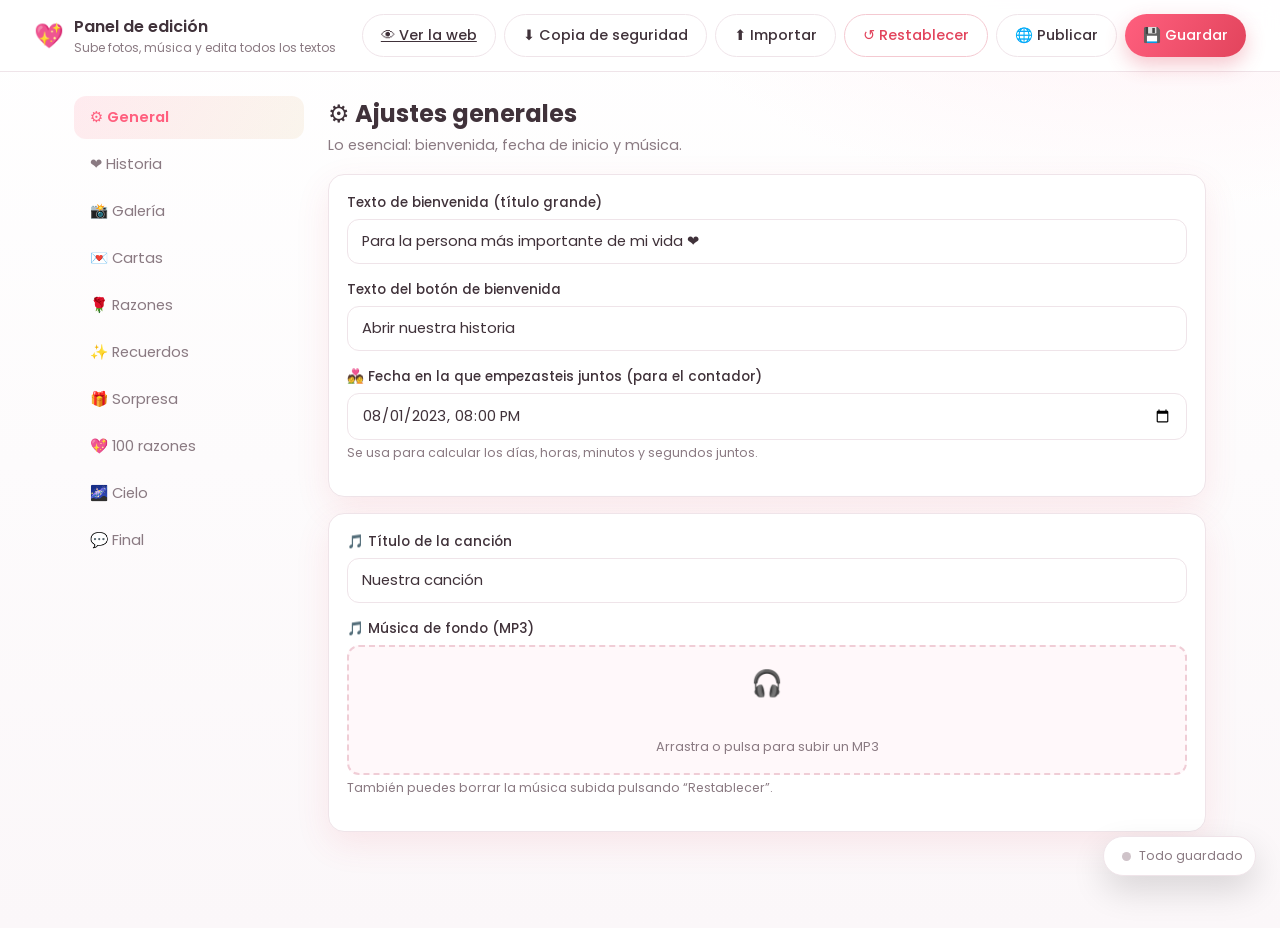
<file: admin.html>
<!DOCTYPE html>
<html lang="es">
<head>
  <meta charset="UTF-8" />
  <meta name="viewport" content="width=device-width, initial-scale=1.0" />
  <title>Panel de edición · Nuestra Historia</title>
  <link rel="preconnect" href="https://fonts.googleapis.com" />
  <link href="https://fonts.googleapis.com/css2?family=Poppins:wght@300;400;500;600&display=swap" rel="stylesheet" />
  <link rel="stylesheet" href="css/admin.css" />
  <link rel="icon" href="data:image/svg+xml,<svg xmlns='http://www.w3.org/2000/svg' viewBox='0 0 100 100'><text y='.9em' font-size='90'>⚙️</text></svg>" />
</head>
<body>

  <!-- Encabezado -->
  <header class="admin-top">
    <div class="admin-brand">
      <span class="logo">💖</span>
      <div>Panel de edición
        <small>Sube fotos, música y edita todos los textos</small>
      </div>
    </div>
    <div class="admin-actions">
      <a class="btn btn-ghost" href="index.html" target="_blank">👁 Ver la web</a>
      <button class="btn btn-ghost" id="export-btn">⬇ Copia de seguridad</button>
      <label class="btn btn-ghost" style="position:relative; overflow:hidden;">
        ⬆ Importar
        <input type="file" id="import-input" accept="application/json" style="position:absolute; inset:0; opacity:0; cursor:pointer;" />
      </label>
      <button class="btn btn-danger" id="reset-btn">↺ Restablecer</button>
      <button class="btn btn-ghost" id="publish-btn" title="Genera content.json para subir a internet">🌐 Publicar</button>
      <button class="btn btn-main" id="save-btn">💾 Guardar</button>
    </div>
  </header>

  <div class="admin-wrap">

    <!-- Pestañas -->
    <nav class="tabs" id="tabs">
      <button class="tab active" data-tab="general">⚙️ General</button>
      <button class="tab" data-tab="timeline">❤️ Historia</button>
      <button class="tab" data-tab="gallery">📸 Galería</button>
      <button class="tab" data-tab="letters">💌 Cartas</button>
      <button class="tab" data-tab="reasons">🌹 Razones</button>
      <button class="tab" data-tab="scrapbook">✨ Recuerdos</button>
      <button class="tab" data-tab="surprise">🎁 Sorpresa</button>
      <button class="tab" data-tab="hundred">💖 100 razones</button>
      <button class="tab" data-tab="stars">🌌 Cielo</button>
      <button class="tab" data-tab="final">💬 Final</button>
    </nav>

    <!-- Contenido -->
    <main>

      <!-- GENERAL -->
      <section class="panel active" data-panel="general">
        <div class="panel-head"><h2>⚙️ Ajustes generales</h2><p>Lo esencial: bienvenida, fecha de inicio y música.</p></div>
        <div class="card">
          <div class="field">
            <label>Texto de bienvenida (título grande)</label>
            <input type="text" id="s-welcomeText" />
          </div>
          <div class="field">
            <label>Texto del botón de bienvenida</label>
            <input type="text" id="s-welcomeButton" />
          </div>
          <div class="field">
            <label>💑 Fecha en la que empezasteis juntos (para el contador)</label>
            <input type="datetime-local" id="s-startDate" />
            <div class="hint">Se usa para calcular los días, horas, minutos y segundos juntos.</div>
          </div>
        </div>
        <div class="card">
          <div class="field"><label>🎵 Título de la canción</label><input type="text" id="s-musicTitle" /></div>
          <div class="field">
            <label>🎵 Música de fondo (MP3)</label>
            <div class="uploader" id="music-uploader">
              <input type="file" id="music-file" accept="audio/*" />
              <div class="up-icon">🎧</div>
              <div class="up-text" id="music-name">Arrastra o pulsa para subir un MP3</div>
            </div>
            <div class="hint">También puedes borrar la música subida pulsando “Restablecer”.</div>
          </div>
        </div>
      </section>

      <!-- TIMELINE -->
      <section class="panel" data-panel="timeline">
        <div class="panel-head"><h2>❤️ Nuestra Historia</h2><p>Momentos de vuestra línea del tiempo. Cada uno con fecha, título, descripción y foto.</p></div>
        <div id="timeline-list"></div>
        <div class="add-row"><button class="btn btn-ghost" id="add-timeline">＋ Añadir momento</button></div>
      </section>

      <!-- GALLERY -->
      <section class="panel" data-panel="gallery">
        <div class="panel-head"><h2>📸 Galería</h2><p>Sube todas las fotos que quieras. Puedes añadir un texto a cada una.</p></div>
        <div class="gal-grid" id="gallery-grid"></div>
      </section>

      <!-- LETTERS -->
      <section class="panel" data-panel="letters">
        <div class="panel-head"><h2>💌 Cartas de amor</h2><p>Cada carta se muestra como un sobre que se abre.</p></div>
        <div id="letters-list"></div>
        <div class="add-row"><button class="btn btn-ghost" id="add-letter">＋ Añadir carta</button></div>
      </section>

      <!-- REASONS -->
      <section class="panel" data-panel="reasons">
        <div class="panel-head"><h2>🌹 Razones por las que te amo</h2><p>Frases cortas que aparecen como tarjetas.</p></div>
        <div class="chips" id="reasons-chips"></div>
        <div class="add-row"><button class="btn btn-ghost" id="add-reason">＋ Añadir razón</button></div>
      </section>

      <!-- SCRAPBOOK -->
      <section class="panel" data-panel="scrapbook">
        <div class="panel-head"><h2>✨ Nuestros recuerdos</h2><p>Estilo álbum: una foto y una notita en cada recuerdo.</p></div>
        <div id="scrapbook-list"></div>
        <div class="add-row"><button class="btn btn-ghost" id="add-scrap">＋ Añadir recuerdo</button></div>
      </section>

      <!-- SURPRISE -->
      <section class="panel" data-panel="surprise">
        <div class="panel-head"><h2>🎁 Caja sorpresa</h2><p>El mensaje que aparece al abrir la caja.</p></div>
        <div class="card">
          <div class="field"><label>Mensaje de la caja sorpresa</label><textarea id="s-surprise"></textarea></div>
        </div>
      </section>

      <!-- HUNDRED -->
      <section class="panel" data-panel="hundred">
        <div class="panel-head"><h2>💖 100 razones para amarte</h2><p>Una razón aleatoria aparece cada vez que se pulsa “Descubrir”. Añade tantas como quieras.</p></div>
        <div id="hundred-list"></div>
        <div class="add-row">
          <button class="btn btn-ghost" id="add-hundred">＋ Añadir razón</button>
        </div>
      </section>

      <!-- STARS -->
      <section class="panel" data-panel="stars">
        <div class="panel-head"><h2>🌌 Cielo estrellado</h2><p>Frases que aparecen al pulsar cada estrella.</p></div>
        <div id="stars-list"></div>
        <div class="add-row"><button class="btn btn-ghost" id="add-star">＋ Añadir frase</button></div>
      </section>

      <!-- FINAL -->
      <section class="panel" data-panel="final">
        <div class="panel-head"><h2>💬 Mensaje final</h2><p>El texto emotivo del final. Cada línea aparte se muestra en su propio renglón.</p></div>
        <div class="card">
          <div class="field"><label>Mensaje final</label><textarea id="s-final" style="min-height:140px"></textarea></div>
        </div>
      </section>

    </main>
  </div>

  <!-- Barra de estado de guardado -->
  <div class="save-bar" id="save-bar">
    <span class="dot"></span>
    <small id="save-status">Todo guardado</small>
  </div>

  <div class="toast" id="toast"></div>

  <script src="js/data.js"></script>
  <script src="js/storage.js"></script>
  <script src="js/admin.js"></script>
</body>
</html>
</file>
<file: css/admin.css>
/* =========================================================================
   ADMIN.CSS  —  Panel de edición
   ========================================================================= */
:root {
  --white:#fff; --bg:#fbf7f9; --card:#ffffff;
  --pink:#ff5f7e; --pink-soft:#ffe1e8; --red:#e2445c; --gold:#d9b26a;
  --ink:#40323a; --ink-soft:#8a7a82; --line:#efe4e9;
  --radius:16px; --shadow:0 12px 34px rgba(226,68,92,0.1);
  --font:"Poppins","Segoe UI",system-ui,sans-serif;
}
* { box-sizing:border-box; margin:0; padding:0; }
body { font-family:var(--font); background:
  radial-gradient(900px 500px at 90% -10%, #fff0f4, transparent 60%),
  linear-gradient(180deg,#fff,var(--bg)); color:var(--ink); min-height:100vh; }

/* Encabezado */
.admin-top {
  position:sticky; top:0; z-index:20; display:flex; align-items:center; justify-content:space-between;
  gap:14px; flex-wrap:wrap; padding:14px clamp(16px,4vw,34px);
  background:rgba(255,255,255,0.9); backdrop-filter:blur(8px); border-bottom:1px solid var(--line);
}
.admin-brand { display:flex; align-items:center; gap:10px; font-weight:600; }
.admin-brand .logo { font-size:1.5rem; }
.admin-brand small { display:block; color:var(--ink-soft); font-weight:400; font-size:.75rem; }
.admin-actions { display:flex; gap:8px; flex-wrap:wrap; }

.btn { border:none; cursor:pointer; font-family:inherit; font-weight:500; font-size:.9rem;
  padding:10px 18px; border-radius:999px; transition:.25s; display:inline-flex; align-items:center; gap:6px; }
.btn-main { background:linear-gradient(120deg,var(--pink),var(--red)); color:#fff; box-shadow:0 8px 20px rgba(226,68,92,.3); }
.btn-main:hover { transform:translateY(-2px); }
.btn-ghost { background:#fff; color:var(--ink); border:1px solid var(--line); }
.btn-ghost:hover { border-color:var(--pink); color:var(--pink); }
.btn-danger { background:#fff; color:var(--red); border:1px solid #f4c9d1; }
.btn-danger:hover { background:#ffeef1; }
.btn-sm { padding:6px 12px; font-size:.8rem; }

/* Layout */
.admin-wrap { display:grid; grid-template-columns:230px 1fr; gap:24px; max-width:1200px; margin:0 auto; padding:24px clamp(16px,4vw,34px) 80px; }
.tabs { position:sticky; top:78px; align-self:start; display:flex; flex-direction:column; gap:4px; }
.tab { text-align:left; background:none; border:none; cursor:pointer; font-family:inherit; font-size:.92rem;
  padding:11px 16px; border-radius:12px; color:var(--ink-soft); transition:.2s; display:flex; align-items:center; gap:10px; }
.tab:hover { background:#fff; color:var(--ink); }
.tab.active { background:linear-gradient(120deg,rgba(255,95,126,.12),rgba(217,178,106,.12)); color:var(--pink); font-weight:600; }

.panel { display:none; }
.panel.active { display:block; animation:fade .3s ease; }
@keyframes fade { from{opacity:0; transform:translateY(8px);} to{opacity:1; transform:translateY(0);} }

.panel-head { margin-bottom:18px; }
.panel-head h2 { font-size:1.5rem; }
.panel-head p { color:var(--ink-soft); font-size:.9rem; margin-top:4px; }

/* Formularios */
.field { margin-bottom:16px; }
.field label { display:block; font-size:.85rem; font-weight:500; margin-bottom:6px; }
.field input[type=text], .field input[type=datetime-local], .field textarea, .field input:not([type]) {
  width:100%; font-family:inherit; font-size:.92rem; padding:11px 14px; border:1px solid var(--line);
  border-radius:12px; background:#fff; color:var(--ink); transition:.2s; }
.field textarea { min-height:90px; resize:vertical; line-height:1.6; }
.field input:focus, .field textarea:focus { outline:none; border-color:var(--pink); box-shadow:0 0 0 3px rgba(255,95,126,.12); }
.hint { color:var(--ink-soft); font-size:.78rem; margin-top:4px; }

.card { background:var(--card); border:1px solid var(--line); border-radius:var(--radius); padding:18px; box-shadow:var(--shadow); margin-bottom:16px; }
.card-row { display:grid; grid-template-columns:140px 1fr; gap:16px; }
@media (max-width:640px){ .card-row { grid-template-columns:1fr; } }

/* Zona de subida de imágenes */
.uploader { position:relative; border:2px dashed #f0cdd6; border-radius:12px; background:#fff8fa;
  min-height:130px; display:grid; place-items:center; text-align:center; cursor:pointer; overflow:hidden; transition:.2s; }
.uploader:hover, .uploader.drag { border-color:var(--pink); background:#fff0f4; }
.uploader input[type=file] { position:absolute; inset:0; opacity:0; cursor:pointer; }
.uploader .up-icon { font-size:1.6rem; }
.uploader .up-text { font-size:.8rem; color:var(--ink-soft); padding:0 10px; }
.uploader img { position:absolute; inset:0; width:100%; height:100%; object-fit:cover; }
.uploader .up-badge { position:absolute; top:8px; right:8px; background:rgba(0,0,0,.5); color:#fff; font-size:.7rem;
  padding:3px 8px; border-radius:999px; }

/* Lista de items (con reordenar/eliminar) */
.item-head { display:flex; align-items:center; justify-content:space-between; margin-bottom:10px; }
.item-head .num { font-weight:600; color:var(--pink); font-size:.85rem; }
.item-tools { display:flex; gap:4px; }
.icon-btn { border:none; background:#fff; border:1px solid var(--line); border-radius:8px; cursor:pointer;
  width:30px; height:30px; display:grid; place-items:center; transition:.2s; font-size:.85rem; }
.icon-btn:hover { border-color:var(--pink); color:var(--pink); }
.icon-btn.del:hover { border-color:var(--red); color:var(--red); background:#ffeef1; }

/* Galería en admin */
.gal-grid { display:grid; grid-template-columns:repeat(auto-fill,minmax(150px,1fr)); gap:14px; }
.gal-cell { position:relative; border-radius:12px; overflow:hidden; border:1px solid var(--line); background:#fff; box-shadow:var(--shadow); }
.gal-cell img { width:100%; height:130px; object-fit:cover; display:block; }
.gal-cell .cap-input { width:100%; border:none; border-top:1px solid var(--line); padding:8px 10px; font-family:inherit; font-size:.8rem; }
.gal-cell .cap-input:focus { outline:none; background:#fff8fa; }
.gal-cell .del-x { position:absolute; top:6px; right:6px; background:rgba(0,0,0,.55); color:#fff; border:none;
  width:26px; height:26px; border-radius:50%; cursor:pointer; font-size:.8rem; }
.gal-cell .del-x:hover { background:var(--red); }
.gal-add { border:2px dashed #f0cdd6; border-radius:12px; min-height:170px; display:grid; place-items:center;
  text-align:center; cursor:pointer; color:var(--ink-soft); background:#fff8fa; position:relative; transition:.2s; }
.gal-add:hover { border-color:var(--pink); color:var(--pink); }
.gal-add input[type=file] { position:absolute; inset:0; opacity:0; cursor:pointer; }

/* Chips (razones simples) */
.chips { display:flex; flex-wrap:wrap; gap:10px; }
.chip { display:inline-flex; align-items:center; gap:8px; background:#fff; border:1px solid var(--line);
  border-radius:999px; padding:8px 12px 8px 16px; box-shadow:var(--shadow); }
.chip input { border:none; font-family:inherit; font-size:.9rem; min-width:60px; width:auto; background:transparent; }
.chip input:focus { outline:none; }
.chip .x { border:none; background:#ffeef1; color:var(--red); width:24px; height:24px; border-radius:50%; cursor:pointer; }

.add-row { margin-top:16px; }

/* Toast */
.toast { position:fixed; bottom:24px; left:50%; transform:translateX(-50%) translateY(30px);
  background:var(--ink); color:#fff; padding:12px 22px; border-radius:999px; font-size:.9rem; box-shadow:0 12px 30px rgba(0,0,0,.25);
  opacity:0; pointer-events:none; transition:.35s cubic-bezier(.22,1,.36,1); z-index:100; }
.toast.show { opacity:1; transform:translateX(-50%) translateY(0); }
.toast.ok { background:#2e9e6b; } .toast.err { background:var(--red); }

/* Guardado flotante */
.save-bar { position:fixed; bottom:24px; right:24px; z-index:50; display:flex; gap:8px; align-items:center;
  background:#fff; padding:10px 12px 10px 18px; border-radius:999px; box-shadow:0 14px 34px rgba(0,0,0,.14); border:1px solid var(--line); }
.save-bar .dot { width:9px; height:9px; border-radius:50%; background:#cfc3c9; }
.save-bar.dirty .dot { background:var(--gold); box-shadow:0 0 0 4px rgba(217,178,106,.2); }
.save-bar small { color:var(--ink-soft); font-size:.78rem; }

@media (max-width:820px){
  .admin-wrap { grid-template-columns:1fr; }
  .tabs { position:static; flex-direction:row; overflow-x:auto; padding-bottom:6px; }
  .tab { white-space:nowrap; }
}
</file>
